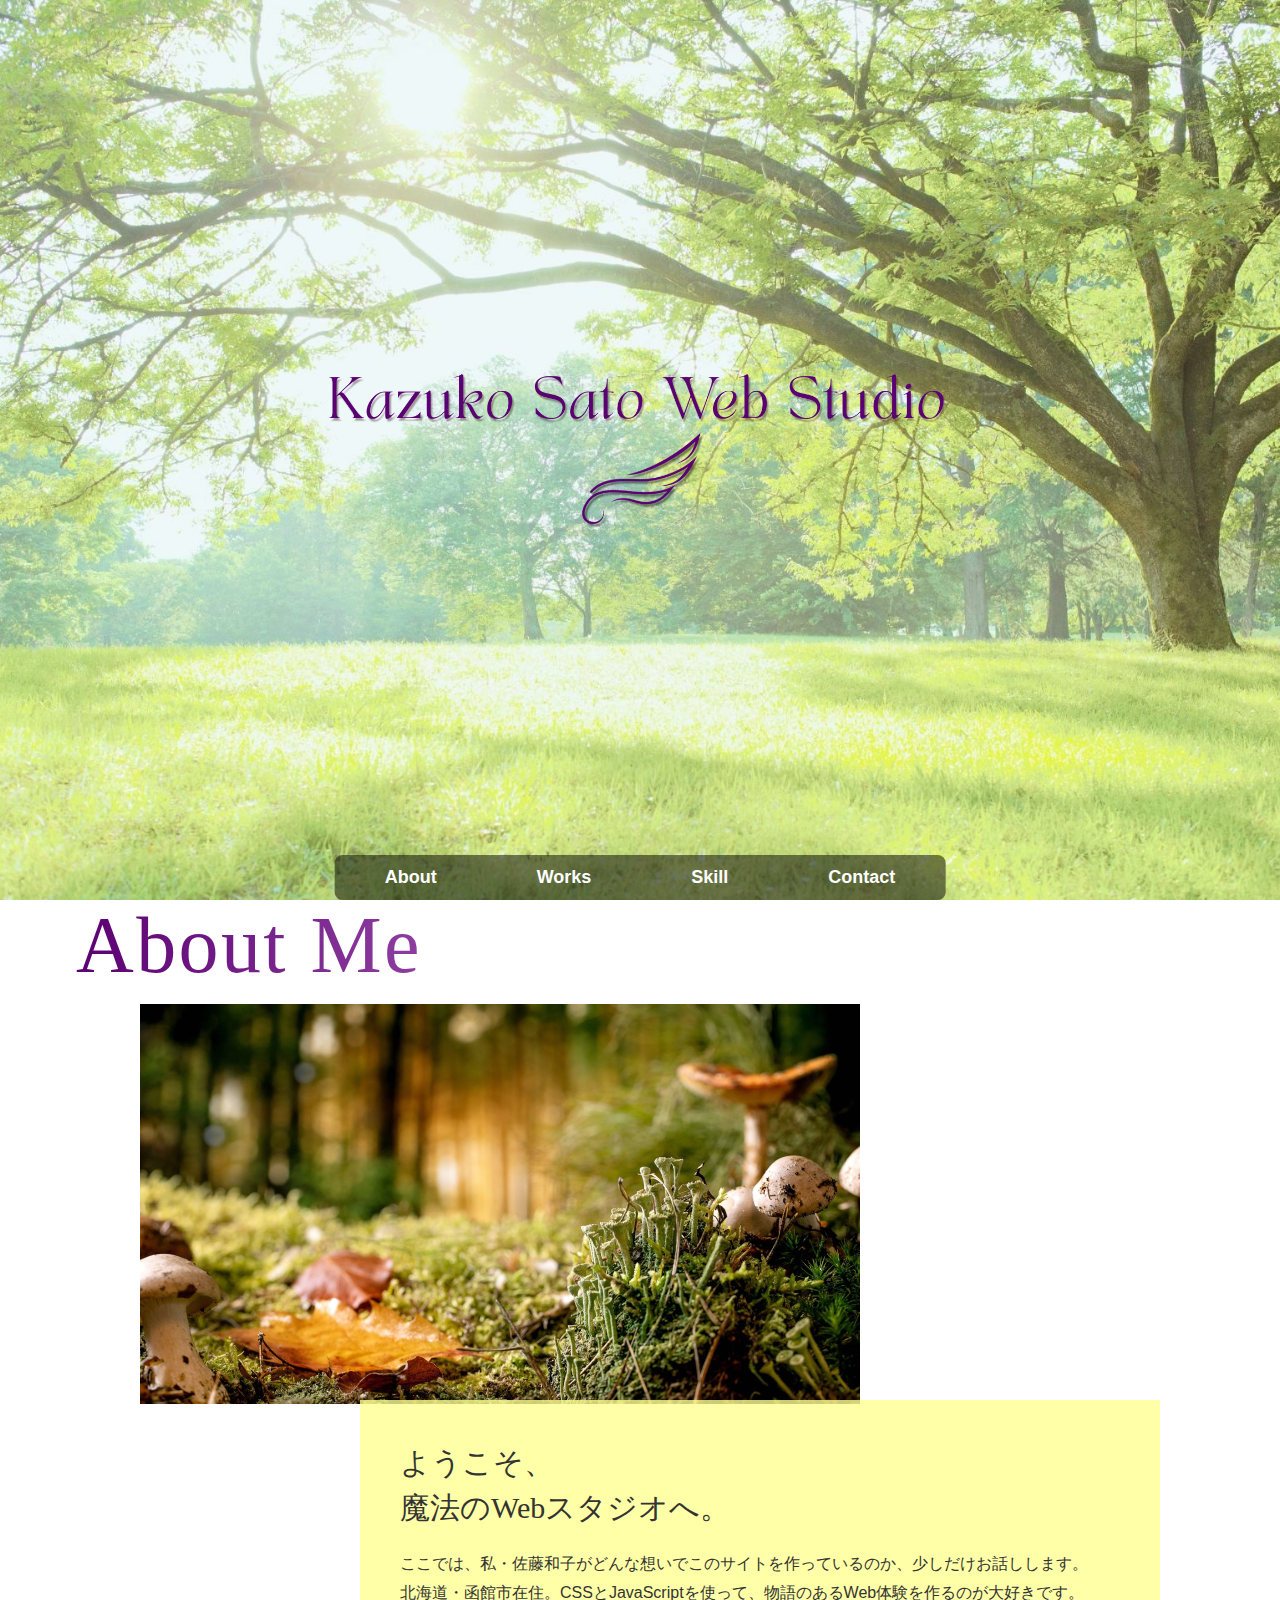
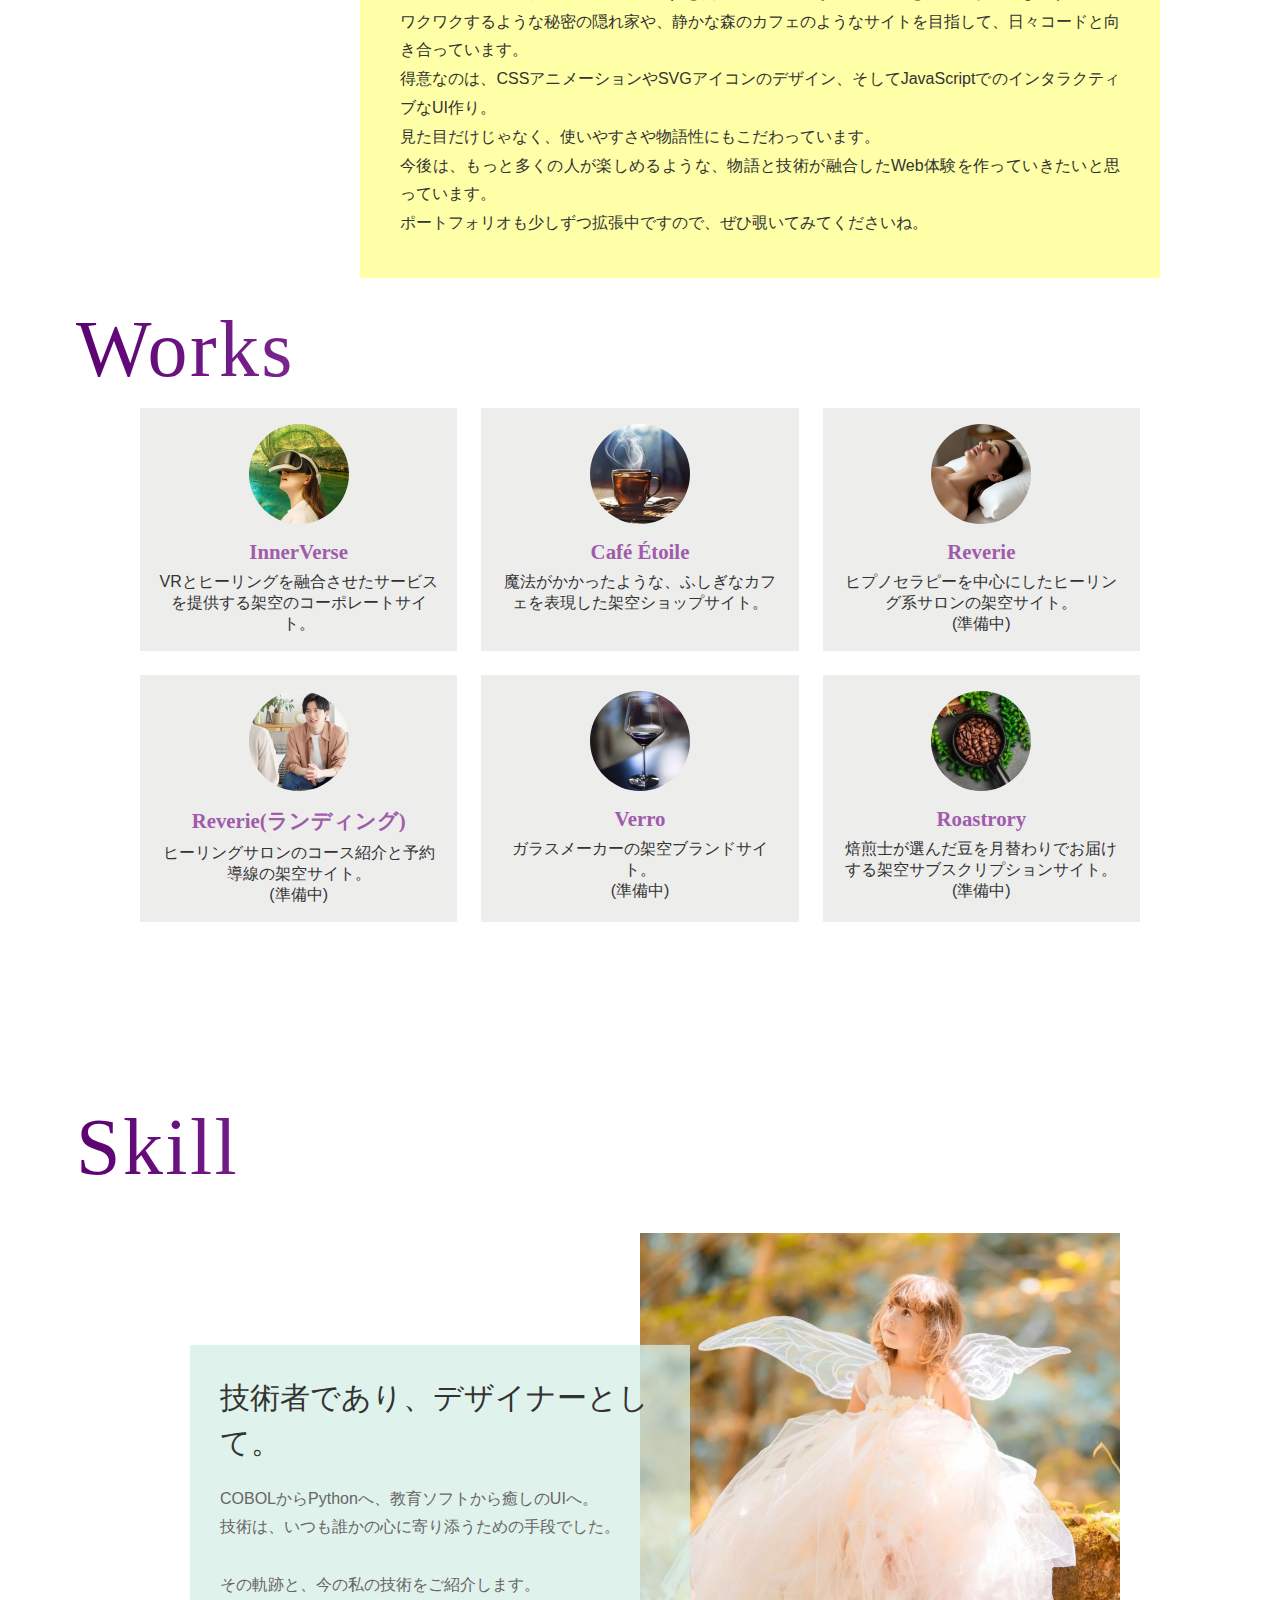
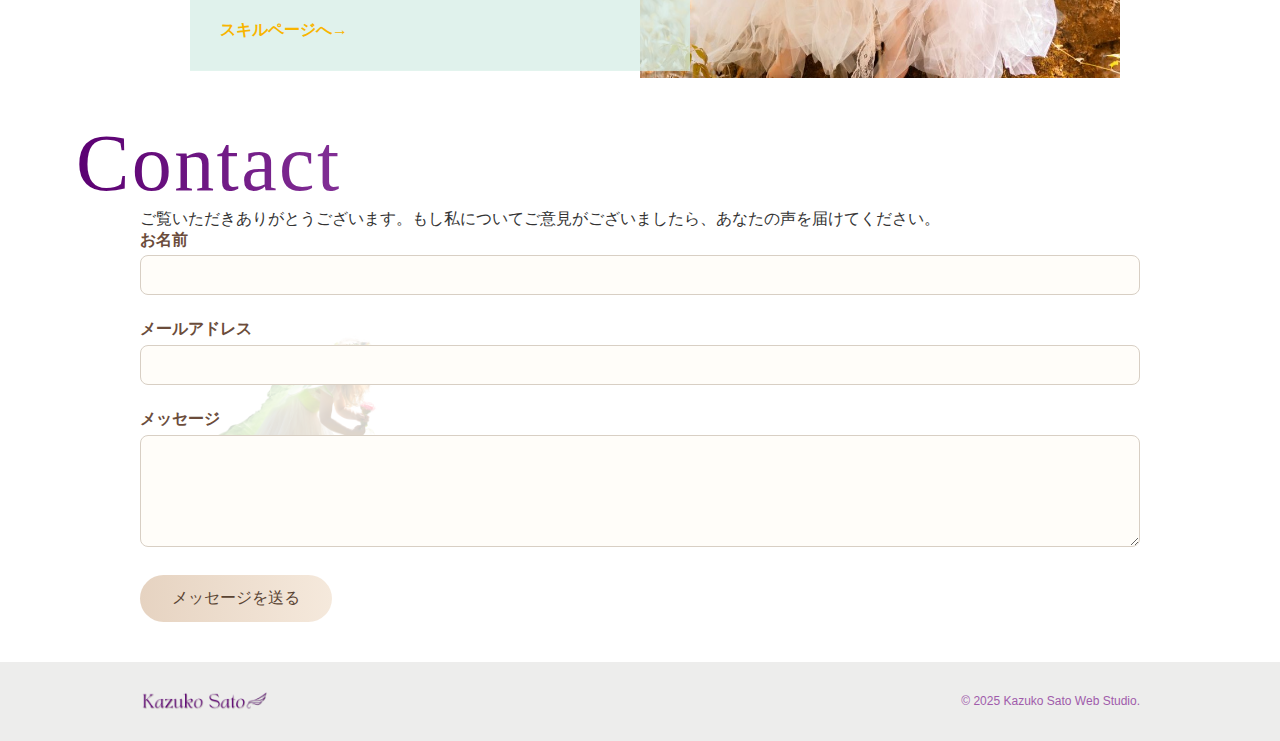
<file: index.html>
<!DOCTYPE html>
<html lang="ja">
<head>
  <meta charset="UTF-8">
  <meta name="viewport" content="width=device-width, initial-scale=1.0">
  <link rel="icon" href="img/common/favicon.ico">
  <title>Kazuko Web Studio</title>
  <meta name="description" content="このサイトは佐藤和子の職務実績を表すポートフォリオです。">
  <link rel="stylesheet" href="css/style.css">
 
  <script src="js/main.js"></script>

</head>
<body>
  <header>
    <!-- メインヴィジュアル -->
    <div class="mainvisual">
        <img src="img/top/mainvisual.jpg" alt="メインヴィジュアル">
        <!-- タイトル  -->
        <h1 class="title">
          <img src="img/top/title.png" alt="タイトル">
        </h1>
        <!-- ナビゲーション -->
        <nav class="navi">
          <ul>
            <li><a href="#about">About</a></li>
            <li><a href="#works">Works</a></li>
            <li><a href="#skill">Skill</a></li>
            <li><a href="#contact">Contact</a></li>
          </ul>
        </nav>
   
    </div>

  </header>

  <main>

    
    <section id="about" class="wrapper">
      <div class="section-title">About Me</div>
      <!-- 自己紹介 -->
      <div class="img">
        <img src="img/top/aboutMe.jpg" alt="自己紹介画像">
      
        <!-- グルーピングして画像の上に重ねる -->
        <div class="text">
          <h2 class="section-Headline">ようこそ、<br>魔法のWebスタジオへ。</h2>
            <p class="description">ここでは、私・佐藤和子がどんな想いでこのサイトを作っているのか、少しだけお話しします。<br>
            北海道・函館市在住。CSSとJavaScriptを使って、物語のあるWeb体験を作るのが大好きです。<br>
            ワクワクするような秘密の隠れ家や、静かな森のカフェのようなサイトを目指して、日々コードと向き合っています。<br>
            得意なのは、CSSアニメーションやSVGアイコンのデザイン、そしてJavaScriptでのインタラクティブなUI作り。<br>
            見た目だけじゃなく、使いやすさや物語性にもこだわっています。<br>
            今後は、もっと多くの人が楽しめるような、物語と技術が融合したWeb体験を作っていきたいと思っています。<br>
            ポートフォリオも少しずつ拡張中ですので、ぜひ覗いてみてくださいね。
            </p>
        </div>
      </div>
    </section>
    
    <section id="works" class="wrapper">
      <div class="section-title">Works</div>
      <!-- プロジェクトカードをここに -->
      <div class="works-grid">
        <!-- InnerVerse -->
        <div class="work-card">
          <a href="works.html">
          <img src="img/top/works-inner.png" alt="Sample Site" class="work-thumbnail">
          <div class="work-info">
            <h3 class="work-title">InnerVerse</h3>
            <p class="work-description">VRとヒーリングを融合させたサービスを提供する架空のコーポレートサイト。</p>
          </div></a>
        </div>

        <!-- Café Étoile -->
        <div class="work-card">
          <a href="works_cafeEtoile.html">
          <img src="img/top/works-cafe.png" alt="Sample Site" class="work-thumbnail">
          <div class="work-info">
            <h3 class="work-title">Café Étoile</h3>
            <p class="work-description">魔法がかかったような、ふしぎなカフェを表現した架空ショップサイト。</p>
          </div></a>
        </div>

        <!-- Reverie -->
        <div class="work-card">
          <img src="img/top/works-reverie.png" alt="Sample Site" class="work-thumbnail">
          <div class="work-info">
            <h3 class="work-title">Reverie</h3>
            <p class="work-description">ヒプノセラピーを中心にしたヒーリング系サロンの架空サイト。</p>
            <p>(準備中)</p>
          </div>
        </div>
        
        <!-- Reverie Landing -->
        <div class="work-card">
          <img src="img/top/works-landing.png" alt="Sample Site" class="work-thumbnail">
          <div class="work-info">
            <h3 class="work-title">Reverie(ランディング)</h3>
            <p class="work-description">ヒーリングサロンのコース紹介と予約導線の架空サイト。</p>
            <p>(準備中)</p>
          </div>
        </div>
        
        <!-- Verro -->
        <div class="work-card">
          <img src="img/top/works-verro.png" alt="Sample Site" class="work-thumbnail">
          <div class="work-info">
            <h3 class="work-title">Verro</h3>
            <p class="work-description">ガラスメーカーの架空ブランドサイト。</p>
            <p>(準備中)</p>
          </div>
        </div>
        
        <!-- Roastrory -->
        <div class="work-card">
          <img src="img/top/works-roastrory.png" alt="Sample Site" class="work-thumbnail">
          <div class="work-info">
            <h3 class="work-title">Roastrory</h3>
            <p class="work-description">焙煎士が選んだ豆を月替わりでお届けする架空サブスクリプションサイト。</p>
            <p>(準備中)</p>
          </div>
        </div>
        

      </div>
    </section>
    
    <section id="skill" class="wrapper">
      <div class="section-title">Skill</div>

      <!-- スキル -->
      <div class="img">
        <img src="img/top/skill.jpg" alt="スキル画像">
      
        <!-- グルーピングして画像の上に重ねる -->
        <div class="text">
          <div class="section-Headline">技術者であり、デザイナーとして。</div>
            <p class="description">COBOLからPythonへ、教育ソフトから癒しのUIへ。<br>
            技術は、いつも誰かの心に寄り添うための手段でした。<br>
            <br>
            その軌跡と、今の私の技術をご紹介します。<br>
            </p>
            <a href="skill.html">スキルページへ→</a>
        </div>
      </div>
    </section>

    <section id="contact" class="wrapper">
      <div class="section-title">Contact</div>
      <p>ご覧いただきありがとうございます。もし私についてご意見がございましたら、あなたの声を届けてください。</p>
      <div class="contact-back">
      <div class="fairy fairy-wind"></div>
      <div class="fairy fairy-light"></div>
      <div class="fairy fairy-dream"></div>
        <form action="https://formspree.io/f/mnngndqr" method="post">
          <label for="name">お名前</label>
          <input type="text" id="name" name="name" required>

          <label for="email">メールアドレス</label>
          <input type="email" id="email" name="email" required>

          <label for="message">メッセージ</label>
          <textarea id="message" name="message" rows="5" required></textarea>

          <button type="submit">メッセージを送る</button>
        </form>
      </div>
    </section>
  </main>
  
  <footer id="footer">
    <div class="inner wrapper">
      <div class="logo">
        <img src="img/top/logo.png" alt="logo">
      </div>
      <p class="copyright">&copy; 2025 Kazuko Sato Web Studio.</p>
    </div>
  </footer>

</body>
</html>
</file>
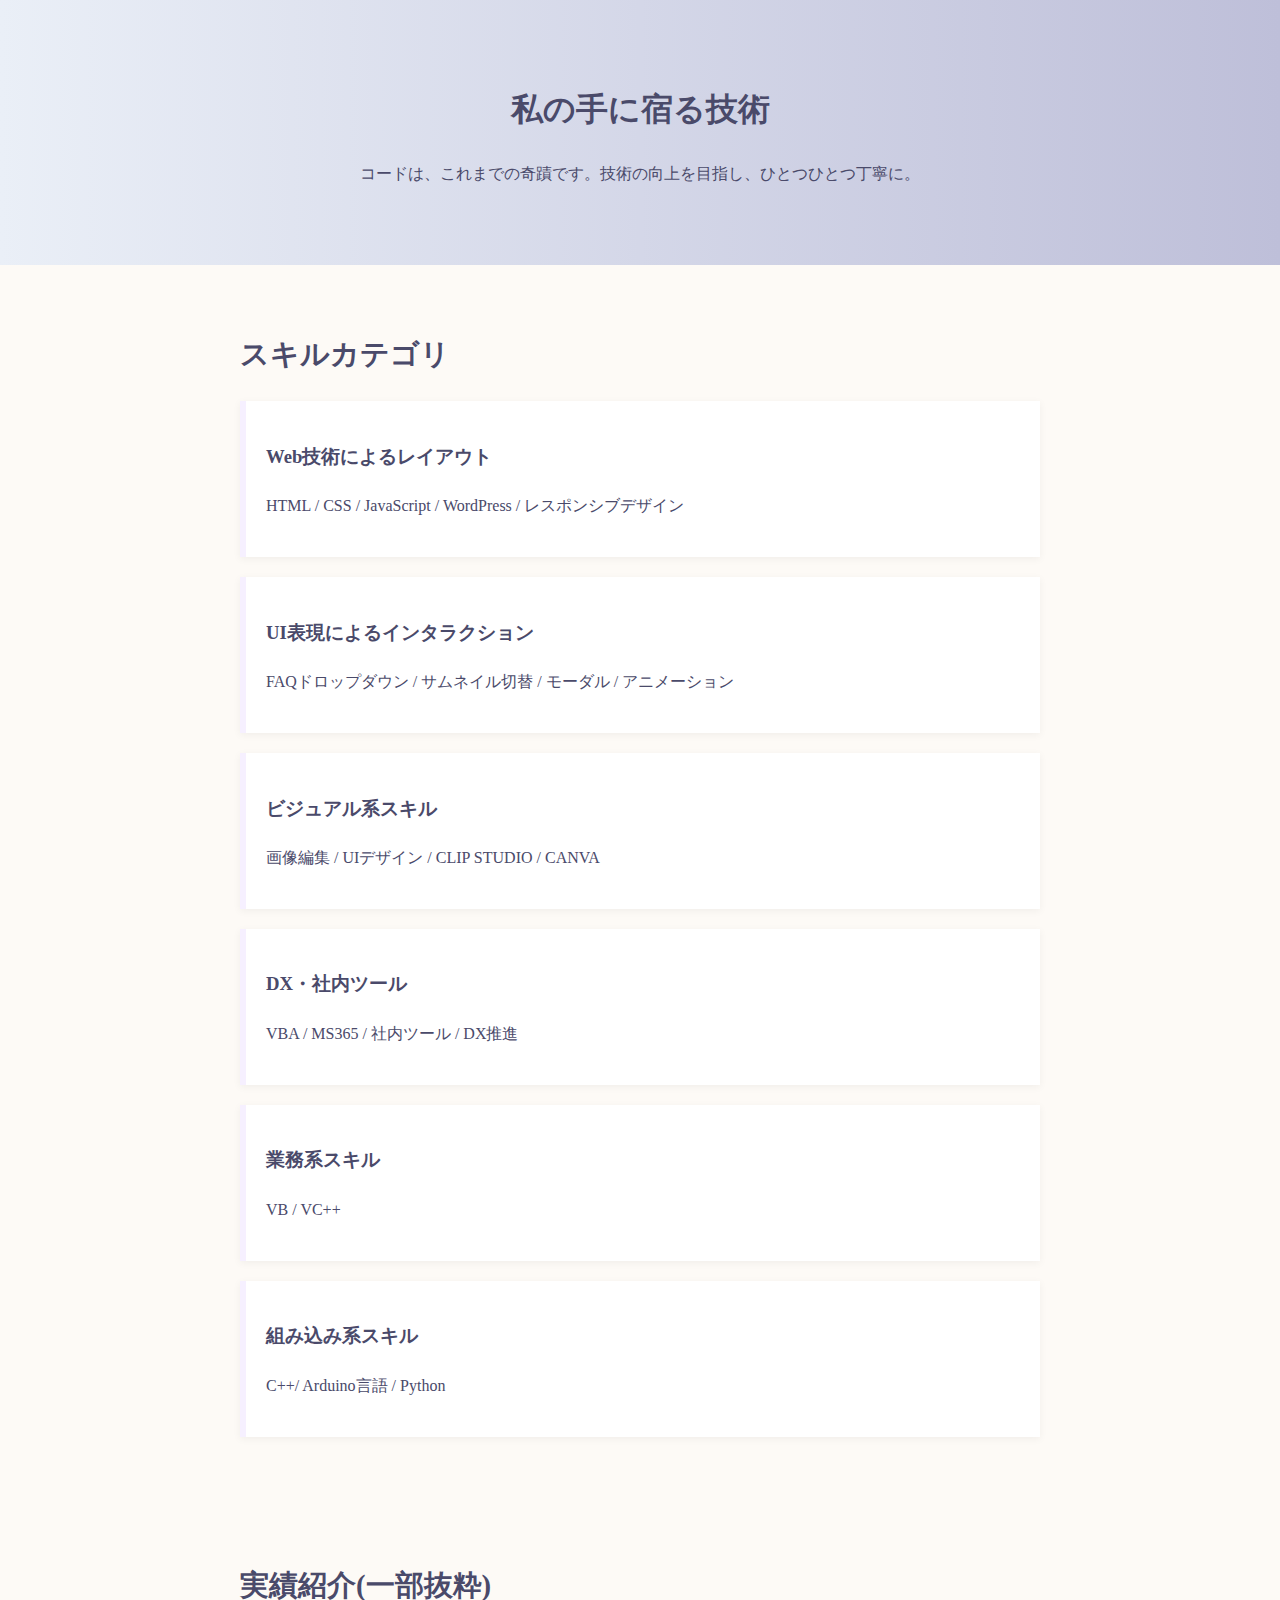
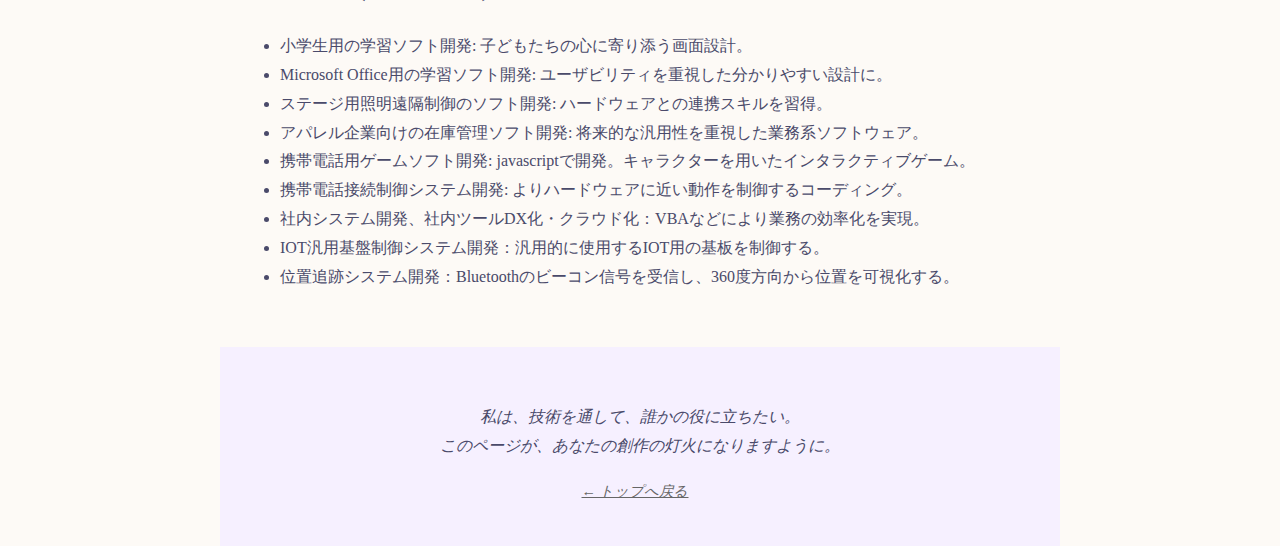
<file: skill.html>
<!DOCTYPE html>
<html lang="ja">
<head>
  <meta charset="UTF-8">
  <link rel="icon" href="img/common/favicon.ico">
  <title>Kazuko Web Studio | Skill</title>
  <link rel="stylesheet" href="css/skill.css">
</head>
<body>
  <header class="intro">
    <h1>私の手に宿る技術</h1>
    <p>コードは、これまでの奇蹟です。技術の向上を目指し、ひとつひとつ丁寧に。</p>
  </header>

  <section class="skills">
    <h2>スキルカテゴリ</h2>
    <div class="skill-box">
      <h3>Web技術によるレイアウト</h3>
      <p>HTML / CSS / JavaScript / WordPress / レスポンシブデザイン</p>
    </div>
    <div class="skill-box">
      <h3>UI表現によるインタラクション</h3>
      <p>FAQドロップダウン / サムネイル切替 / モーダル / アニメーション</p>
    </div>
    <div class="skill-box">
      <h3>ビジュアル系スキル</h3>
      <p>画像編集 / UIデザイン / CLIP STUDIO / CANVA</p>
    </div>
    <div class="skill-box">
      <h3>DX・社内ツール</h3>
      <p>VBA / MS365 / 社内ツール / DX推進</p>
    </div>
    <div class="skill-box">
      <h3>業務系スキル</h3>
      <p> VB / VC++</p>
    </div>
    <div class="skill-box">
      <h3>組み込み系スキル</h3>
      <p> C++/ Arduino言語 / Python</p>
    </div>
  </section>

  <section class="works">
    <h2>実績紹介(一部抜粋)</h2>
    <ul>
      <li>小学生用の学習ソフト開発: 子どもたちの心に寄り添う画面設計。</li>
      <li>Microsoft Office用の学習ソフト開発: ユーザビリティを重視した分かりやすい設計に。</li>
      <li>ステージ用照明遠隔制御のソフト開発: ハードウェアとの連携スキルを習得。</li>
      <li>アパレル企業向けの在庫管理ソフト開発: 将来的な汎用性を重視した業務系ソフトウェア。</li>
      <li>携帯電話用ゲームソフト開発: javascriptで開発。キャラクターを用いたインタラクティブゲーム。</li>
      <li>携帯電話接続制御システム開発: よりハードウェアに近い動作を制御するコーディング。</li>
      <li>社内システム開発、社内ツールDX化・クラウド化：VBAなどにより業務の効率化を実現。</li>
      <li>IOT汎用基盤制御システム開発：汎用的に使用するIOT用の基板を制御する。</li>
      <li>位置追跡システム開発：Bluetoothのビーコン信号を受信し、360度方向から位置を可視化する。</li>
    </ul>
  </section>
  <footer class="closing">
    <p>私は、技術を通して、誰かの役に立ちたい。<br>
    このページが、あなたの創作の灯火になりますように。</p>
    <nav class="back-link">
      <a href="index.html">← トップへ戻る</a>
    </nav>
  </footer>
</body>
</html>
</html>
</file>
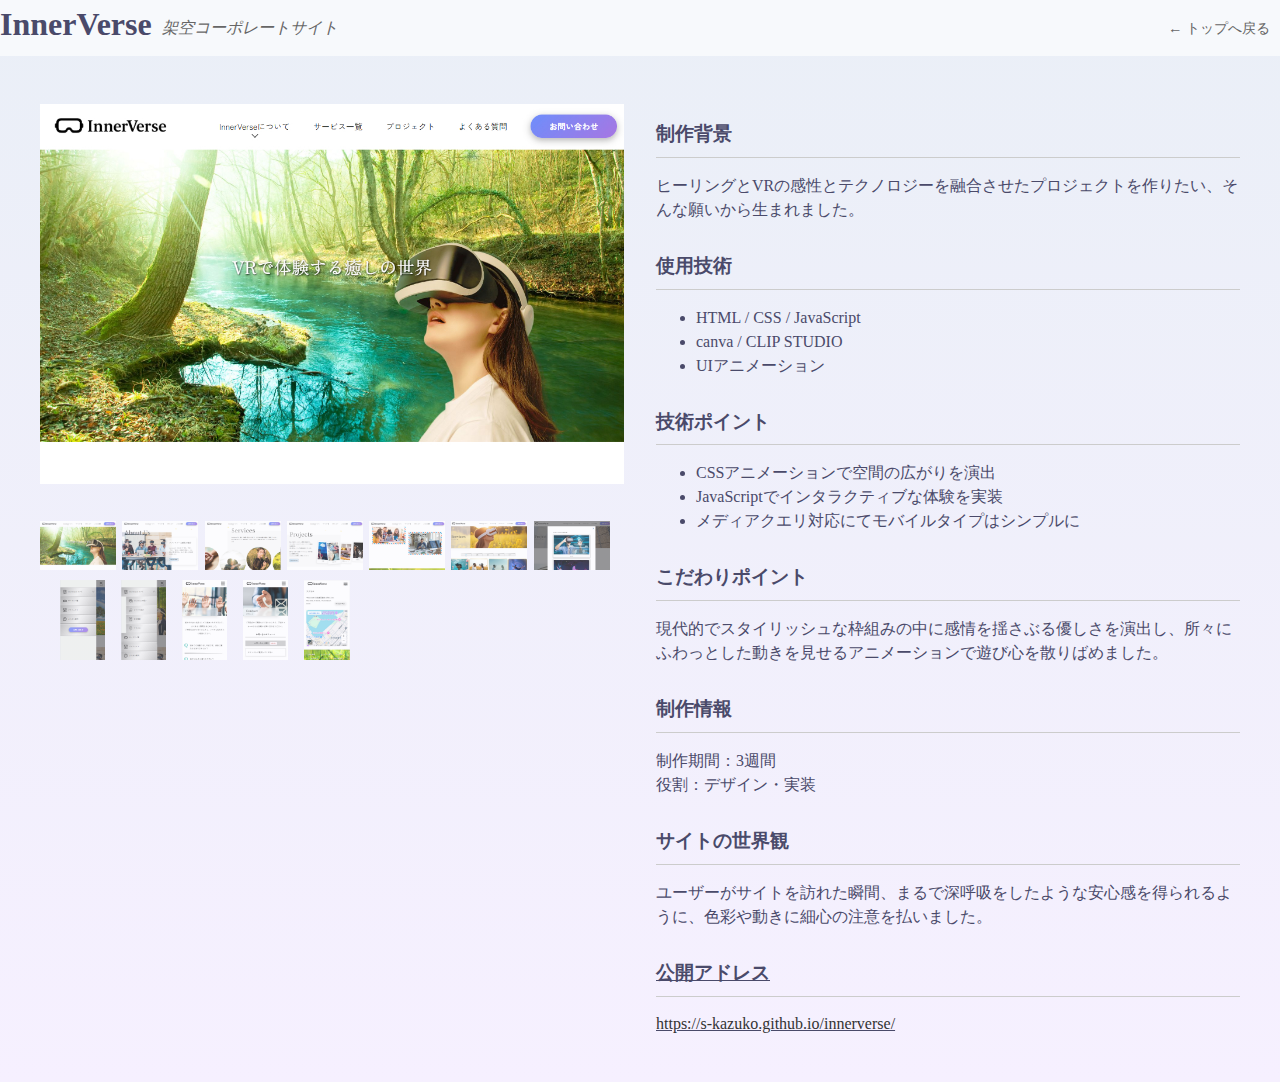
<file: works.html>
<!DOCTYPE html>
<html lang="ja">
<head>
  <meta charset="UTF-8">
  <meta name="viewport" content="width=device-width, initial-scale=1.0">
  <link rel="icon" href="img/common/favicon.ico">
  <title>Kazuko Web Studio | 作品詳細１</title>
  <link rel="stylesheet" href="css/works.css">

  <script src="https://code.jquery.com/jquery-3.6.0.min.js"></script>
  <script src="js/works.js"></script>

</head>
<body>

  <div class="hero-header">
    <div class="hero-left">
      <h1 class="hero-title">InnerVerse</h1>
      <p class="caption">架空コーポレートサイト</p>
      
    </div>

    <nav class="back-link">
      <a href="index.html">← トップへ戻る</a>
    </nav>
  </div>


  <main>
    <!-- コンテナ-->
    <div class="work-container">

      <!-- メインヴィジュアル  -->
      <div class="main-visual">
        <section class="visual">
          <img src="img/works/image1.jpg" alt="InnerVerse メインビジュアル">
        </section>
        
        <aside class="thumbnails">
          <img src="img/works/image1.jpg" alt="Thumb 1" data-src="img/works/image1.jpg">
          <img src="img/works/image2.jpg" alt="Thumb 2" data-src="img/works/image2.jpg">
          <img src="img/works/image3.jpg" alt="Thumb 3" data-src="img/works/image3.jpg">
          <img src="img/works/image4.jpg" alt="Thumb 4" data-src="img/works/image4.jpg">
          <img src="img/works/image5.jpg" alt="Thumb 5" data-src="img/works/image5.jpg">
          <img src="img/works/image6.jpg" alt="Thumb 6" data-src="img/works/image6.jpg">
          <img src="img/works/image7.jpg" alt="Thumb 7" data-src="img/works/image7.jpg">
        </aside>
        <aside class="thumbnails2">
          <img src="img/works/mobile1.jpg" alt="Thumb2 1" data-src="img/works/mobile1.jpg">
          <img src="img/works/mobile2.jpg" alt="Thumb2 2" data-src="img/works/mobile2.jpg">
          <img src="img/works/mobile3.jpg" alt="Thumb2 3" data-src="img/works/mobile3.jpg">
          <img src="img/works/mobile4.jpg" alt="Thumb2 4" data-src="img/works/mobile4.jpg">
          <img src="img/works/mobile5.jpg" alt="Thumb2 5" data-src="img/works/mobile5.jpg">
        </aside>
      </div>

      <!-- 詳細セクション  -->
      <div class="work-detail">
        <section id="background">
          <h2>制作背景</h2>
          <p>ヒーリングとVRの感性とテクノロジーを融合させたプロジェクトを作りたい、そんな願いから生まれました。</p>
        </section>

        <section id="tech">
          <h2>使用技術</h2>
          <ul>
            <li>HTML / CSS / JavaScript</li>
            <li>canva / CLIP STUDIO</li>
            <li>UIアニメーション</li>
          </ul>
        </section>
        
        <section id="tech-points">
          <h2>技術ポイント</h2>
          <ul>
            <li>CSSアニメーションで空間の広がりを演出</li>
            <li>JavaScriptでインタラクティブな体験を実装</li>
            <li>メディアクエリ対応にてモバイルタイプはシンプルに</li>
          </ul>    
        </section>

        <section id="points">
          <h2>こだわりポイント</h2>
          <p>現代的でスタイリッシュな枠組みの中に感情を揺さぶる優しさを演出し、所々にふわっとした動きを見せるアニメーションで遊び心を散りばめました。</p>
        </section>
        


        <section id="meta">
          <h2>制作情報</h2>
          <p>制作期間：3週間<br>役割：デザイン・実装</p>
        </section>

        <section id="world">
          <h2>サイトの世界観</h2>
          <p>ユーザーがサイトを訪れた瞬間、まるで深呼吸をしたような安心感を得られるように、色彩や動きに細心の注意を払いました。</p>
        </section>

        <section id="link">
          <h2>公開アドレス</h2>
          <a href="https://s-kazuko.github.io/innerverse/">https://s-kazuko.github.io/innerverse/</a>
        </section>

      </div>
    </div>
  </main>
</body>
</html>
</file>
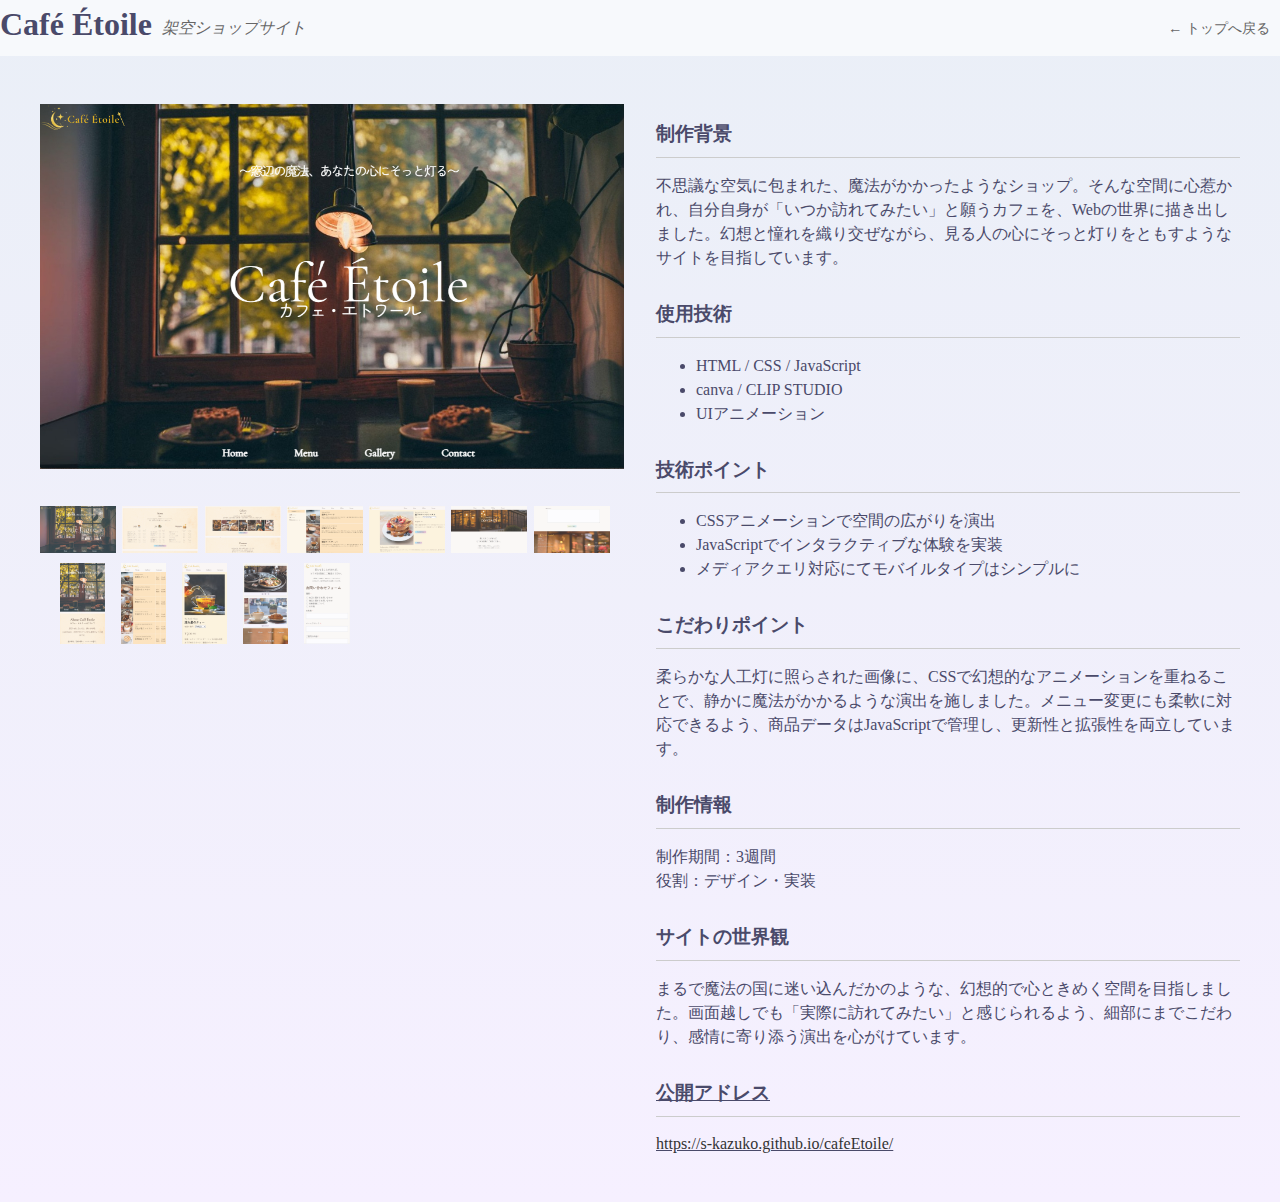
<file: works_cafeEtoile.html>
<!DOCTYPE html>
<html lang="ja">
<head>
  <meta charset="UTF-8">
  <meta name="viewport" content="width=device-width, initial-scale=1.0">
  <link rel="icon" href="img/common/favicon.ico">
  <title>Kazuko Web Studio | 作品詳細２</title>
  <link rel="stylesheet" href="css/works.css">

  <script src="https://code.jquery.com/jquery-3.6.0.min.js"></script>
  <script src="js/works.js"></script>

</head>
<body>

  <div class="hero-header">
    <div class="hero-left">
      <h1 class="hero-title">Café Étoile</h1>
      <p class="caption">架空ショップサイト</p>
      
    </div>

    <nav class="back-link">
      <a href="index.html">← トップへ戻る</a>
    </nav>
  </div>


  <main>
    <!-- コンテナ-->
    <div class="work-container">

      <!-- メインヴィジュアル  -->
      <div class="main-visual">
        <section class="visual">
          <img src="img/works_cafeEtoile/image1.jpg" alt="InnerVerse メインビジュアル">
        </section>
        
        <aside class="thumbnails">
          <img src="img/works_cafeEtoile/image1.jpg" alt="Thumb 1" data-src="img/works_cafeEtoile/image1.jpg">
          <img src="img/works_cafeEtoile/image2.jpg" alt="Thumb 2" data-src="img/works_cafeEtoile/image2.jpg">
          <img src="img/works_cafeEtoile/image3.jpg" alt="Thumb 3" data-src="img/works_cafeEtoile/image3.jpg">
          <img src="img/works_cafeEtoile/image4.jpg" alt="Thumb 4" data-src="img/works_cafeEtoile/image4.jpg">
          <img src="img/works_cafeEtoile/image5.jpg" alt="Thumb 5" data-src="img/works_cafeEtoile/image5.jpg">
          <img src="img/works_cafeEtoile/image6.jpg" alt="Thumb 6" data-src="img/works_cafeEtoile/image6.jpg">
          <img src="img/works_cafeEtoile/image7.jpg" alt="Thumb 7" data-src="img/works_cafeEtoile/image7.jpg">
        </aside>
        <aside class="thumbnails2">
          <img src="img/works_cafeEtoile/mobile1.jpg" alt="Thumb2 1" data-src="img/works_cafeEtoile/mobile1.jpg">
          <img src="img/works_cafeEtoile/mobile2.jpg" alt="Thumb2 2" data-src="img/works_cafeEtoile/mobile2.jpg">
          <img src="img/works_cafeEtoile/mobile3.jpg" alt="Thumb2 3" data-src="img/works_cafeEtoile/mobile3.jpg">
          <img src="img/works_cafeEtoile/mobile4.jpg" alt="Thumb2 4" data-src="img/works_cafeEtoile/mobile4.jpg">
          <img src="img/works_cafeEtoile/mobile5.jpg" alt="Thumb2 5" data-src="img/works_cafeEtoile/mobile5.jpg">
        </aside>
      </div>

      <!-- 詳細セクション  -->
      <div class="work-detail">
        <section id="background">
          <h2>制作背景</h2>
          <p>不思議な空気に包まれた、魔法がかかったようなショップ。そんな空間に心惹かれ、自分自身が「いつか訪れてみたい」と願うカフェを、Webの世界に描き出しました。幻想と憧れを織り交ぜながら、見る人の心にそっと灯りをともすようなサイトを目指しています。</p>
        </section>

        <section id="tech">
          <h2>使用技術</h2>
          <ul>
            <li>HTML / CSS / JavaScript</li>
            <li>canva / CLIP STUDIO</li>
            <li>UIアニメーション</li>
          </ul>
        </section>
        
        <section id="tech-points">
          <h2>技術ポイント</h2>
          <ul>
            <li>CSSアニメーションで空間の広がりを演出</li>
            <li>JavaScriptでインタラクティブな体験を実装</li>
            <li>メディアクエリ対応にてモバイルタイプはシンプルに</li>
          </ul>    
        </section>

        <section id="points">
          <h2>こだわりポイント</h2>
          <p>柔らかな人工灯に照らされた画像に、CSSで幻想的なアニメーションを重ねることで、静かに魔法がかかるような演出を施しました。メニュー変更にも柔軟に対応できるよう、商品データはJavaScriptで管理し、更新性と拡張性を両立しています。</p>
        </section>
        


        <section id="meta">
          <h2>制作情報</h2>
          <p>制作期間：3週間<br>役割：デザイン・実装</p>
        </section>

        <section id="world">
          <h2>サイトの世界観</h2>
          <p>まるで魔法の国に迷い込んだかのような、幻想的で心ときめく空間を目指しました。画面越しでも「実際に訪れてみたい」と感じられるよう、細部にまでこだわり、感情に寄り添う演出を心がけています。</p>
        </section>

        <section id="link">
          <h2>公開アドレス</h2>
          <a href="https://s-kazuko.github.io/cafeEtoile/">https://s-kazuko.github.io/cafeEtoile/</a>
        </section>

      </div>
    </div>
  </main>
</body>
</html>
</file>
<file: css/style.css>
@charset "UTF-8";
* {
  margin: 0;
  padding: 0;
  box-sizing: border-box;
}
html {
  font-size: 100%;
}
body {
  background-color: #fff;
  color: #333;
  font-family: 'YuGothic', 'Yu Gothic', sans-serif; /* 総称フォントにサンセリフ */
}
img {
  max-width: 100%;
  vertical-align: middle;
}

.wrapper {
  max-width: 1040px;
  padding: 0 20px;
  margin: 0 auto;
}

/* セクションタイトル */
.section-title {
  font-size: clamp(30px, 7vw, 80px);
  font-weight: 500;
  letter-spacing: 0.03em;
  font-family: 'Cormorant Garamond', serif;
  text-transform: none;                                    /* 大文字化を避ける                        */
  background: linear-gradient(90deg, #5B0072, #F6BDFF, #5B0072);    /* 横向き90度のグラデーション              */
  background-size: 200% auto;                              /* 背景を２倍にして、流れに見せる          */
  -webkit-background-clip: text;                           /* 背景を文字の形に切り取る                */
  -webkit-text-fill-color: transparent;                    /* 文字の色を透明にして背景が透けるように  */
}
/* リンクの下線を消す */
a {
  text-decoration: none;
  color: #333;
}
/*-------------------------------------------
 メインヴィジュアル
-------------------------------------------*/
.mainvisual {
  position: relative;
  width: 100%;
  height: 100vh;
  overflow: hidden;
}

.mainvisual img {
  width: 100%;
  height: 100%;
  object-fit: cover;
}

.title {
  position: absolute;
  margin: 0;
  padding: 0;
  top: 50%;
  left: 50%;
  transform: translate(-50%, -50%);
  animation: titlefadeIn 2s ease-in-out;
}

.title img {
  width: 100%;
  height: auto;
  display: block;
}


@keyframes titlefadeIn {
  0% { opacity: 0; transform: translate(-50%, -60%); }
  100% { opacity: 1; transform: translate(-50%, -50%); }
}


.mainvisual .navi {
  position: absolute;
  margin-top: 10px;
  text-align: center;
  background-color: #000;
  bottom: 0;
  left: 50%;
  transform: translateX(-50%);
  background: rgba(0, 0, 0, 0.5); /* 半透明の背景で読みやすく */
  padding: 2px 50px;
  font-size: 18px;
  border-radius: 8px;
  animation: fadeInUp 1.5s ease-out;
}

.mainvisual .navi ul {
  list-style: none;
  //padding: 0;
  display: inline-flex;
  padding: 10px 0px;
  gap: 100px;
}

.mainvisual .navi a {
  text-decoration: none;
  font-weight: bold;
  color: #fff;
  transition: transform 0.3s ease;
}
@keyframes fadeInUp {
  0% {
    opacity: 0;
    transform: translateY(20px);
    transform: translateX(-50%);
  }
  100% {
    opacity: 1;
    transform: translateY(0);
    transform: translateX(-50%);
  }
}

.mainvisual .navi a:hover {
  color: #FFFD55;
}

/*-------------------------------------------
 自己紹介
-------------------------------------------*/
#about {
  padding-top: 0px;
  padding-bottom: 100px;
  position: relative;  /* 自己紹介文の基準にする */
}
/*-------------------------------------------
 自己紹介 タイトル
-------------------------------------------*/
#about .section-title {
  margin: 0 0 1vw -5vw;            /* タイトルの少し上になるように配置     */
  position: relative;              /* 位置を親にする                       */
  z-index: 10;                     /* 最前面にする                         */
}
/*-------------------------------------------
 自己紹介画像
-------------------------------------------*/
#about .img {
  max-width: 720px;    /* コンセプト画像は720pxで固定  */
}
/*-------------------------------------------
自己紹介テキスト
-------------------------------------------*/
#about .text {
  max-width: 800px;
  background-color: rgba(254, 255, 145, 0.8);    /* 背景色に近い色で0.8透明にする*/
  padding: 40px;
  position: absolute; /* 親要素を基準とする              */
  top: 500px;         /* 親要素から500px下げる           */
  right: 0;           /* 右寄せ                          */
  z-index: 10;        /* 最前面にする                    */
}
#about .text .section-Headline {
  font-family: 'YuMincho', 'Yu Mincho', serif; /* 游明朝   総称フォントセリフ*/
  font-size: 30px;
  font-weight: normal;
  line-height: 1.5;
  margin-bottom: 20px;
}
/* 説明文 */
#about .text .description {
  font-size: 1em;
  line-height: 1.8;
  text-align: justify;  /* テキストの両端を揃える */
}
/*-------------------------------------------
 ワークス
-------------------------------------------*/
#works {
  padding-top: 400px;
  padding-bottom: 100px;
  position: relative;  /* 基準にする */
  margin-bottom: 80px;
}
/*-------------------------------------------
 ワークス タイトル
-------------------------------------------*/
#works .section-title {
  z-index: 10;                        /* 最前面にする                         */
  margin: 0 0 1vw -5vw;               /* タイトルの少し上になるように配置     */
}


#works .works-grid {
  display: grid;
  grid-template-columns: repeat(auto-fit, minmax(250px, 1fr));
  gap: 1.5rem;
}

#works .work-card {
  background: #EDEDEC;
  padding: 1rem;
  text-align: center;
  position: relative;
  overflow: hidden;
  //transition: transform 0.3s ease;
}


#works .work-card::before {
  content: '';
  position: absolute;
  top: -50%;
  left: -50%;
  width: 200%;
  height: 200%;
  background: linear-gradient(0deg, #ccae9f 0%, #28305d 40%, #050847 80%) no-repeat #383d95;
  overflow: hidden;
  opacity: 0;
  pointer-events: none;
}

.star {
  background-color: white;
  position: absolute; /* ←ここが重要！ */
  border-radius: 50%;
  animation-name: twinkle;
  animation-iteration-count: infinite;
}

@keyframes twinkle {
  0% { transform: scale(1); opacity: 1; }
  50% { transform: scale(0.2); opacity: 0.5; }
  100% { transform: scale(1); opacity: 1; }
}
#starry_sky {
  width: 100%;
  height: 100%;
  position: relative;
}
#works .work-card:hover::before {
  opacity: 0.3;
}

#works .work-thumbnail {
  width: 100px;
  height: 100px;
  object-fit: cover;
  border-radius: 50%;
  margin-bottom: 1rem;
}

#works .work-title {
  font-size: 1.3rem;
  margin-bottom: 0.5rem;
  font-family: 'YuMincho', 'Yu Mincho', serif; /* 游明朝   総称フォントセリフ*/
  color: #A05CAB;
}

#works.work-description {
  font-size: 0.9rem;
  color: #666;
}

/*-------------------------------------------
 スキル
-------------------------------------------*/

/*-------------------------------------------
  スキル タイトル
-------------------------------------------*/
#skill .section-title {
  margin: 0 0 0 -5vw;
  position: relative;
  z-index: 10;
}

#skill .img {
  position: relative;
  display: flex;
  justify-content: flex-end; /* 画像を右寄せ */
  align-items: center;
  width: 100%;
  max-width: 1200px;
  margin: auto;
  padding: 40px 20px;
}

#skill .img img {
  width: 50%;
  height: auto;
  display: block;
}

#skill .section-Headline {
  font-family: 'YuMincho', 'Yu Mincho', serif; /* 游明朝   総称フォントセリフ*/
  font-size: 30px;
  font-weight: normal;
  line-height: 1.5;
  margin-bottom: 20px;
}

#skill .description {
  font-size: 1em;
  color: #666;
  line-height: 1.8;
  text-align: justify;  /* テキストの両端を揃える */
}

#skill .text {
  position: absolute;
  left: 5%;
  top: 60%;
  transform: translateY(-50%);
  background: rgba(214, 237, 230, 0.75);
  padding: 30px;
  max-width: 500px;
  animation: fadeIn 2s ease;
}
@keyframes fadeIn {
  from { opacity: 0; transform: translateY(50%); }
  to { opacity: 1; transform: translateY(0); }
}
#skill .text a {
  display: inline-block;
  margin-top: 20px;
  color: #f8b500;
  text-decoration: none;
  font-weight: bold;
  transition: all 0.3s ease;
}

#skill .text a:hover {
  text-decoration: underline;
  transform: translateX(4px);
}

/*-------------------------------------------
 コンタクト
-------------------------------------------*/
/* Contactセクション全体 */
#contact .wrapper {
  max-width: 600px;
  margin: 0 auto;
  padding: 3em 1em;
  box-shadow: 0 0 20px rgba(240, 230, 220, 0.4);
  font-family: 'Yu Mincho', 'Hiragino Mincho ProN', serif;
  color: #4b3f2f;
}
#contact .section-title {
  margin: 0 0 0 -5vw;
  position: relative;
  z-index: 10;
}
/* タイトル */
/*#contact .section-title {
  font-size: 1.8em;
  margin-bottom: 0.5em;
  text-align: center;
  color: #7a5c3e;
}*/


.contact-back  {
  position: relative;
  z-index: 1;
  width: 100%;
  max-width: none; /* 必要に応じて */
  margin-bottom: 20px;
}

.contact-back::before {
  content: "";
  position: absolute;
  top: 0;
  left: -20px;
  width: calc(100% + 60px);
  height: 100%;
  background-image: url("../img/top/contactBack2.jpg");
  background-attachment: fixed;
  background-size: cover;
  background-position: center;
  background-repeat: no-repeatt;
  opacity: 0.4;
  z-index: -1;
  pointer-events: none; /* 背景がクリックを邪魔しないように */
  mask-image: radial-gradient(circle, rgba(0,0,0,1) 70%, rgba(0,0,0,0) 90%);
  mask-repeat: no-repeat;
  mask-position: center;
}


@keyframes fairyFade {
  0% {
    opacity: 0;
  }
  100% {
    opacity: 0.2;
    transition: opacity 3s ease-in-out;
  }
}
.fairy {
  position: absolute;
  width: 200px;
  height: 200px;
  background-size: contain;
  background-repeat: no-repeat;
  background-position: center;
  opacity: 0;
  pointer-events: none;  /* 背景がクリックを邪魔しないように */
  z-index: -1;
  transition: opacity 2s ease-in-out;

}
.fairy-wind {
  top: 10%;
  left: 10%;
  background-image: url("../img/top/fairy1.png");

}

.fairy-light {
  top: 40%;
  left: 50%;
  background-image: url("../img/top/fairy2.png");
}

.fairy-dream {
  top: 60%
  left: 60px;
  background-image: url("../img/top/fairy3.png");
}
/* 説明文 */
#contact .wrapper p {
  text-align: center;
  margin-bottom: 2em;
  font-size: 1em;
  line-height: 1.6;
}

/* ラベル */
#contact form label {
  display: block;
  margin-bottom: 0.3em;
  font-weight: bold;
  color: #6b4c3b;
  font-family: 'YuMincho', 'Yu Mincho', serif; /* 游明朝   総称フォントセリフ*/


}

/* 入力欄・テキストエリア */
#contact input,
textarea {
  width: 100%;
  padding: 10px;
  margin-bottom: 1.5em;
  border: 1px solid #d8cfc4;
  border-radius: 8px;
  background-color: #fffdf9;
  font-size: 1em;
  font-family: 'Helvetica Neue', sans-serif;
  transition: box-shadow 0.3s ease;
}

#contact input:focus,
textarea:focus {
  outline: none;
  box-shadow: 0 0 8px rgba(200, 180, 160, 0.4);
}

/* 送信ボタン */
#contact button[type="submit"] {
  background: linear-gradient(to right, #e6d3c1, #f5e9dc);
  color: #5a4433;
  border: none;
  padding: 0.8em 2em;
  border-radius: 30px;
  font-size: 1em;
  cursor: pointer;
  transition: transform 0.2s ease, box-shadow 0.3s ease;
  margin-bottom: 20px;
}

#contact button[type="submit"]:hover {
  transform: translateY(-2px);
  box-shadow: 0 4px 12px rgba(180, 150, 130, 0.3);
}

/*-------------------------------------------
Footer
-------------------------------------------*/
#footer {
  background-color: #EDEDEC;
  padding: 30px 0;
}
#footer .inner {
  display: flex;
  align-items: center;
  justify-content: space-between;
}
#footer .logo {
  max-width: 130px;
}
#footer .copyright {
  color: #A05CAB;
  font-size: 12px;
}

/*-------------------------------------------
スマートフォン
-------------------------------------------*/
@media (max-width: 768px) {

  /*-------------------------------------------
   セクションタイトル
  -------------------------------------------*/
  .section-title {
    font-size: 8vw;
  }

  /*-------------------------------------------
  メインヴィジュアル
  -------------------------------------------*/
  
  .mainvisual {
    width: 100%;
    height: 300px;
  }
  .mainvisual .navi {
    left: 10%;
    padding: 0;
    transform: none;
    animation: none;
    width: 80%;
  }

  .mainvisual .navi ul {
    display: flex;
    justify-content: center;
    margin: 0;
    gap: 0;
  }

  .mainvisual .navi li {
    flex: 1; /* 均等に並ぶ */
    font-size: 14px;
    padding: 0;
    text-align: center;
  }



  .section-title {
    display: flex;
    justify-content: center;
  }
  /*-------------------------------------------
   自己紹介
  -------------------------------------------*/
  #about {
    display: block;
    justify-content: center;
  }
  /*-------------------------------------------
   自己紹介画像
  -------------------------------------------*/
  #about .img {
    height: 500px;    /* 画像は500pxで固定  */
  }

  /*-------------------------------------------
  自己紹介テキスト
  -------------------------------------------*/
  #about .text {
    padding: 10px 30px;
    position: relative;
    top: 0px;
    left: 0px;
  }
  #about .text .section-Headline {
    font-size: 20px;
    margin-bottom: 10px;
  }
  /* 説明文 */
  #about .text .description {
    font-size: 13px;
  }
  /*-------------------------------------------
   ワークス
  -------------------------------------------*/
  #works {
    padding-top: 130px;
    padding-bottom: 0px;
    margin-bottom: 0px;
  }
  *-------------------------------------------
   スキル
  -------------------------------------------*/
  
  #skill{
    padding: 10px 0;
    display: block;
    justify-content: center;
  }
  
  #skill .text {
    position: relative;
    top: 0px;
    left: 0px;
    transform: none;
    animation: none;
  }
  #skill .text .section-Headline {
    font-size: 20px;
    margin-bottom: 10px;
  }

  #skill .img {
    position: relative;
    display: block;
    justify-content: center;
    top: 0;
    padding: 0;
  }
  
  #skill .img img {
    width: 100%;
  }

  /* 説明文 */
  #skill .text .description {
    font-size: 13px;
  }
  
  *-------------------------------------------
   コンタクト
  -------------------------------------------*/
  #contact .wrapper {
    max-width: 100%;
    padding: 10px 10px;
    display: block;
    justify-content: center;
    position: relative;
    top: 0px;
    left: 0px;
  }

  #contact p{
    font-size: 12px;
    padding: 10px 30px;
  }

  #contact .section-Headline {
    font-size: 15px;
    margin-bottom: 10px;
  }

  /* フォーム */
  #contact form  {
    padding: 10px 30px;
  }

  /* ラベル */
  #contact form label {
    font-size: 13px;
  }
  
  /* 送信ボタン */
  #contact button[type="submit"] {
    font-size: 12px;
    margin-bottom: 10px;
  }


  /*-------------------------------------------
  Footer
  -------------------------------------------*/
  #footer {
    //background-color: #EDEDEC;
    padding: 30px 30px;
  }
  #footer .inner {
    display: block;
  }

}
</file>
<file: css/skill.css>
@charset "UTF-8";

body {
  font-family: 'Zen Maru Gothic', serif;
  background: #fdfaf6;
  color: #4a4a6a;
  line-height: 1.8;
  margin: 0;
  padding: 0;
}

header.intro {
  background: linear-gradient(to right, #eaeff7, #BEBFD9);
  color: #4a4a6a;
  text-align: center;
  padding: 60px 20px;
  animation: fadeIn 2s ease;
}

.skills, .works, .closing {
  padding: 40px 20px;
  max-width: 800px;
  margin: auto;
}

.skill-box {
  background: #fff;
  border-left: 6px solid #f6f0ff;
  padding: 20px;
  margin-bottom: 20px;
  box-shadow: 0 2px 8px rgba(0,0,0,0.05);
  animation: floatUp 1.5s ease;
}

h2 {
  font-size: 1.8em;
  color: #4a4a6a;
  margin-bottom: 20px;
}

footer.closing {
  background: #f6f0ff;
  color: #4a4a6a;
  text-align: center;
  padding: 40px 20px;
  font-style: italic;
}

@keyframes fadeIn {
  from { opacity: 0; transform: translateY(-20px); }
  to { opacity: 1; transform: translateY(0); }
}

@keyframes floatUp {
  from { opacity: 0; transform: translateY(30px); }
  to { opacity: 1; transform: translateY(0); }
}

.back-link a {
  color: #666;
  font-size: 0.9rem;
  transition: color 0.3s ease;
  margin-right: 10px;
}

.back-link a:hover {
  color: #000;
}
</file>
<file: css/works.css>
@charset "UTF-8";

body {
  margin: 0;
  font-family: 'Zen Maru Gothic', serif;
  background: linear-gradient(to bottom, #eaeff7, #f6f0ff);
  color: #4a4a6a;
  line-height: 1.5;
}
/* リンクの下線を消す */
a {
  text-decoration: none;
  color: #333;
}
.work-title {
  font-size: 2.5rem;
  margin: 10px 10px 20px 20px;
}

.hero-header {
  display: flex;
  justify-content: space-between;
  align-items: center;
  flex-wrap: wrap;
  gap: 1rem;
  margin-bottom: 2rem;
  background: rgba(255, 255, 255, 0.6);
}

.hero-left {
  display: flex;
  flex-direction: row;
  align-items: flex-start;
}

.hero-title {
  margin: 0;
  font-size: 2rem;
}

.caption {
  margin-left: 10px;
  color: #666;
  font-size: 1rem;
  font-style: italic;
}

.back-link a {
  color: #666;
  font-size: 0.9rem;
  transition: color 0.3s ease;
  margin-right: 10px;
}

.back-link a:hover {
  color: #000;
}

.work-container {
  display: flex;
  gap: 2rem; /* 間隔を調整 */
  align-items: flex-start; /* 上揃え */
  max-width: 1200px;
  margin: 0 auto;
  padding: 1rem;
}



section {
  margin-bottom: 30px;
}

/* フレックスコンテナーの領域に収めるために、伸長・収縮指定 */
.main-visual {
  flex: 1;
}

.work-detail {
  flex: 1;
}

.visual img {
  width: 100%;
  position: relative;
  transition: opacity 0.4s ease;
}

/*.visual img {
  position: relative;
  transition: all 0.3s ease;
}*/

.main-visual .thumbnails {
  display: flex;
  flex-direction: row;
  gap: 0.4rem;
}

.main-visual .thumbnails img {
  width: 13%;;
  cursor: pointer;
  opacity: 0.8;
  transition: opacity 0.3s ease, transform 0.3s ease;
}

.main-visual .thumbnails img:hover, .thumbnails2 img:hover{
  opacity: 1;
  transform: scale(1.05);
}
h2 {
  font-size: 1.2rem;
  border-bottom: 1px solid #ccc;
  padding-bottom: 0.5rem;
}

.main-visual .thumbnails2 {
  display: flex;
  flex-direction: row;
  margin-left: 20px;
  margin-top: 10px;
  gap: 1rem;
}

.main-visual .thumbnails2 img {
  width: 8%;;
  cursor: pointer;
  opacity: 0.8;
  transition: opacity 0.3s ease, transform 0.3s ease;
}

/* リンクの下線を表示する */
#link {
  text-decoration: underline;
}
/*-------------------------------------------
スマートフォン
-------------------------------------------*/

@media (max-width: 768px) {
  .hero-header {
    flex-direction: column;
    align-items: flex-start;
    gap: 0;
    margin-bottom: 0.5rem;
  }
  
  .back-link a {
    margin-left: 10px;
  }

  .hero-left {
    margin-left: 10px;
    align-items: flex-start;
  }

  .hero-title {
    font-size: 1.5rem;
  }

  .caption {
    margin-left: 10px;
    margin-top: 5px;
    font-size: 1rem;
  }

  .work-container {
    flex-direction: column;
  }

}
</file>
